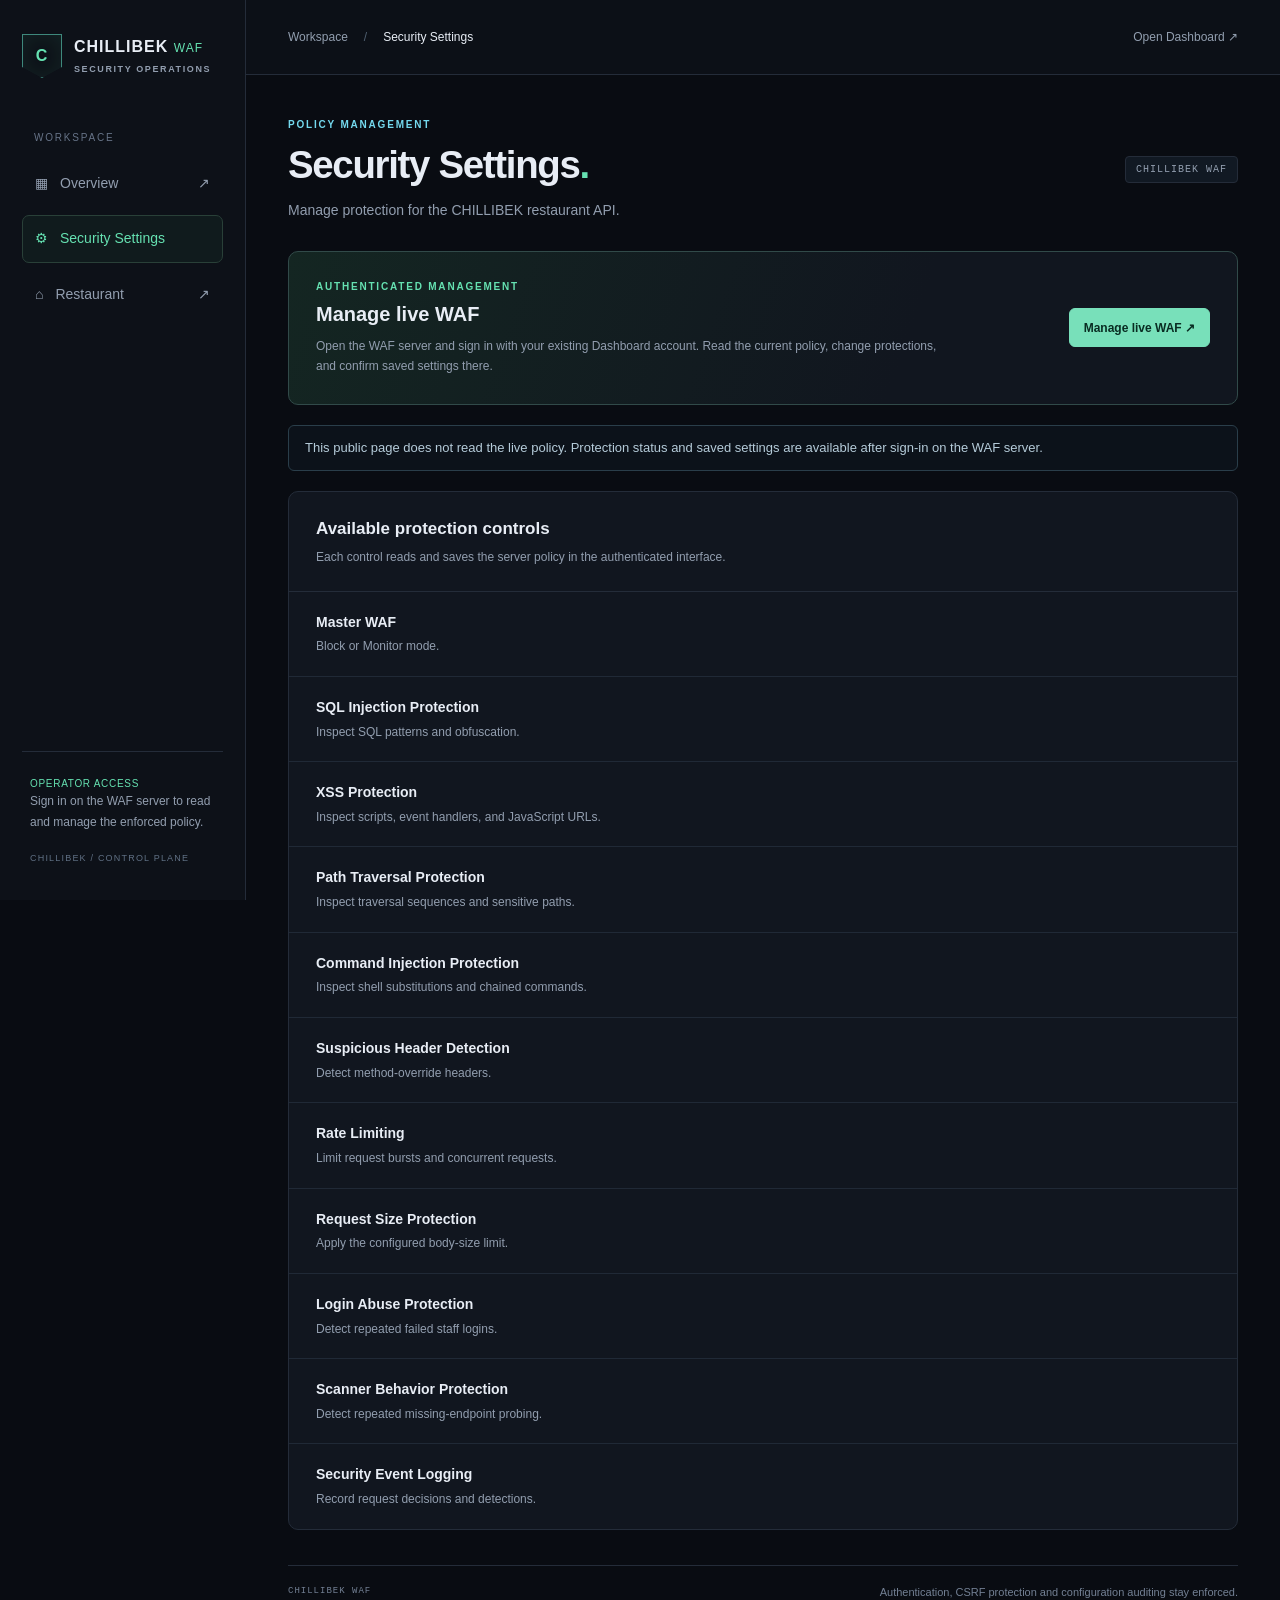
<file: settings/index.html>
<!doctype html>
<html lang="en">
<head>
  <meta charset="utf-8">
  <meta name="viewport" content="width=device-width, initial-scale=1">
  <meta name="robots" content="noindex,nofollow">
  <title>CHILLIBEK WAF — Security Settings</title>
  <link rel="stylesheet" href="./settings.css">
</head>
<body>
  <aside class="sidebar">
    <a class="brand" href="https://kali.pythonanywhere.com/dashboard"><span class="brand-icon" aria-hidden="true">C</span><span>CHILLIBEK <b>WAF</b><small>SECURITY OPERATIONS</small></span></a>
    <div class="nav-label">WORKSPACE</div>
    <nav aria-label="Security navigation">
      <a href="https://kali.pythonanywhere.com/dashboard"><span aria-hidden="true">▦</span> Overview <span class="arrow">↗</span></a>
      <a href="./" aria-current="page"><span aria-hidden="true">⚙</span> Security Settings</a>
      <a href="https://chillibek.online/"><span aria-hidden="true">⌂</span> Restaurant <span class="arrow">↗</span></a>
    </nav>
    <div class="sidebar-note">OPERATOR ACCESS<p>Sign in on the WAF server to read and manage the enforced policy.</p></div>
    <div class="sidebar-footer">CHILLIBEK / CONTROL PLANE</div>
  </aside>
  <div class="workspace">
    <header class="topbar"><div><span class="muted">Workspace</span><span class="slash">/</span>Security Settings</div><a href="https://kali.pythonanywhere.com/dashboard">Open Dashboard ↗</a></header>
    <main>
      <div class="page-heading"><div><div class="eyebrow">POLICY MANAGEMENT</div><h1>Security Settings<span>.</span></h1><p>Manage protection for the CHILLIBEK restaurant API.</p></div><span class="environment">CHILLIBEK WAF</span></div>
      <section class="panel master-panel" aria-labelledby="manage-title">
        <div class="master-copy"><div class="eyebrow">AUTHENTICATED MANAGEMENT</div><h2 id="manage-title">Manage live WAF</h2><p>Open the WAF server and sign in with your existing Dashboard account. Read the current policy, change protections, and confirm saved settings there.</p></div>
        <a id="manageLive" class="button primary" href="https://kali.pythonanywhere.com/settings">Manage live WAF ↗</a>
      </section>
      <div class="notice">This public page does not read the live policy. Protection status and saved settings are available after sign-in on the WAF server.</div>
      <section class="panel modules" aria-labelledby="modules-title">
        <div class="panel-heading"><div><h2 id="modules-title">Available protection controls</h2><p>Each control reads and saves the server policy in the authenticated interface.</p></div></div>
        <div class="rule"><div class="rule-copy"><h3>Master WAF</h3><p>Block or Monitor mode.</p></div></div>
        <div class="rule"><div class="rule-copy"><h3>SQL Injection Protection</h3><p>Inspect SQL patterns and obfuscation.</p></div></div>
        <div class="rule"><div class="rule-copy"><h3>XSS Protection</h3><p>Inspect scripts, event handlers, and JavaScript URLs.</p></div></div>
        <div class="rule"><div class="rule-copy"><h3>Path Traversal Protection</h3><p>Inspect traversal sequences and sensitive paths.</p></div></div>
        <div class="rule"><div class="rule-copy"><h3>Command Injection Protection</h3><p>Inspect shell substitutions and chained commands.</p></div></div>
        <div class="rule"><div class="rule-copy"><h3>Suspicious Header Detection</h3><p>Detect method-override headers.</p></div></div>
        <div class="rule"><div class="rule-copy"><h3>Rate Limiting</h3><p>Limit request bursts and concurrent requests.</p></div></div>
        <div class="rule"><div class="rule-copy"><h3>Request Size Protection</h3><p>Apply the configured body-size limit.</p></div></div>
        <div class="rule"><div class="rule-copy"><h3>Login Abuse Protection</h3><p>Detect repeated failed staff logins.</p></div></div>
        <div class="rule"><div class="rule-copy"><h3>Scanner Behavior Protection</h3><p>Detect repeated missing-endpoint probing.</p></div></div>
        <div class="rule"><div class="rule-copy"><h3>Security Event Logging</h3><p>Record request decisions and detections.</p></div></div>
      </section>
      <footer>CHILLIBEK WAF <span>Authentication, CSRF protection and configuration auditing stay enforced.</span></footer>
    </main>
  </div>
</body>
</html>
</file>
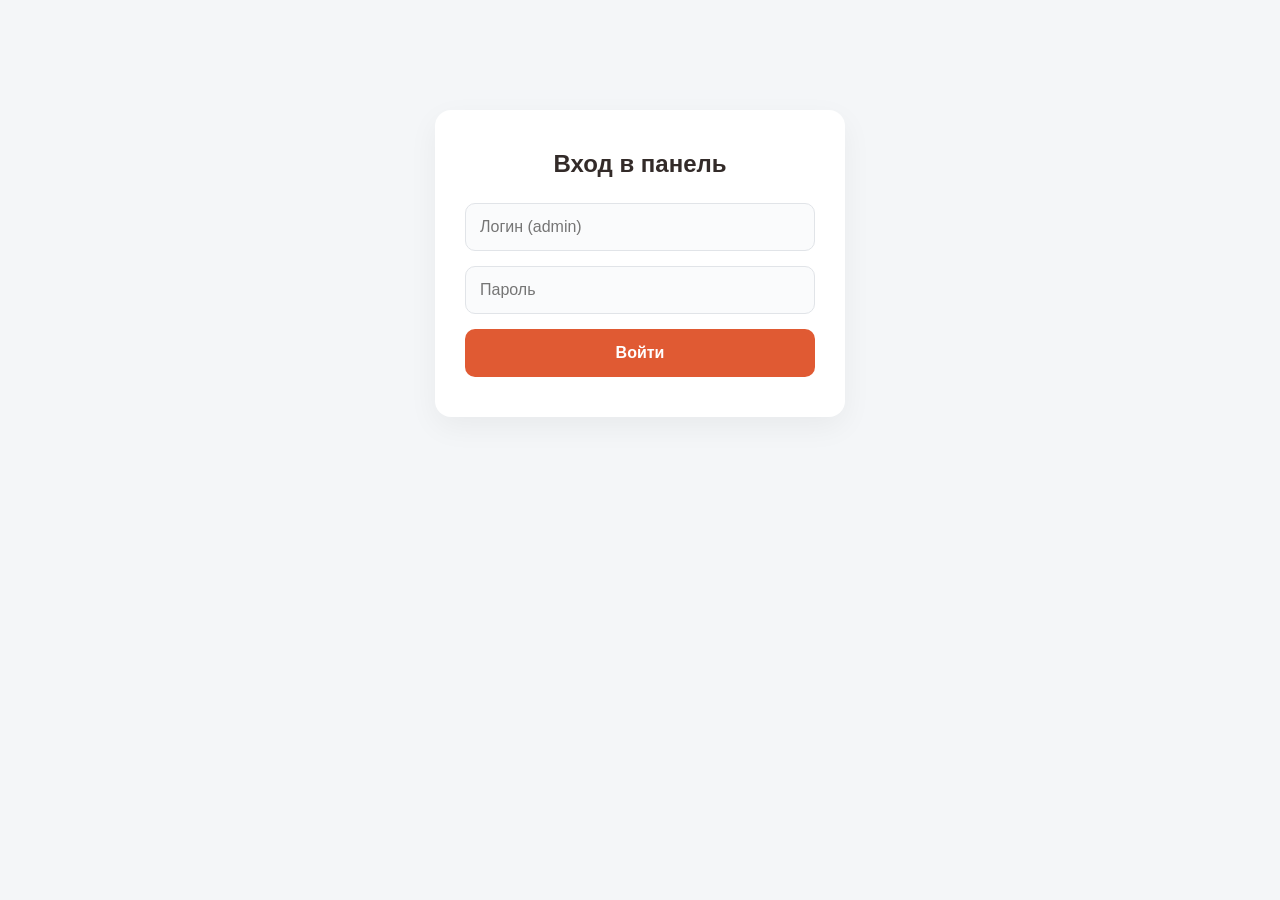
<file: admin.html>
<!DOCTYPE html>
<html data-api-base="https://kali.pythonanywhere.com/api" lang="ru">
<head>
    <meta charset="UTF-8">
    <meta name="viewport" content="width=device-width, initial-scale=1.0">
    <title>Gourmet Lounge - Панель управления</title>
    <link rel="stylesheet" href="./restaurant-admin.css">
</head>
<body>

    <div class="login-container" id="loginScreen">
        <h2>Вход в панель</h2>
        <input type="text" id="username" placeholder="Логин (admin)">
        <input type="password" id="password" placeholder="Пароль">
        <button data-action-click="a1">Войти</button>
        <div class="error-msg" id="loginError">Неверный логин или пароль</div>
    </div>

    <div class="admin-container" id="adminPanel">
        <div class="admin-header">
            <h2>Управление меню</h2>
            <div class="header-controls">
                <div class="search-box">
                    <input type="text" id="searchInput" placeholder="Поиск блюда..." data-action-input="a2">
                    <div class="search-results" id="searchResults"></div>
                </div>
                <button class="logout-btn" data-action-click="a3">Выйти</button>
            </div>
        </div>

        <div class="add-item-box">
            <h3 data-static-style="s1">Добавить новое блюдо</h3>
            <div class="error-msg" id="addError" data-static-style="s2"></div>
            <select id="newCat">
                <option value="breakfasts">🍳 Завтраки</option>
                <option value="salads">🥗 Салаты</option>
                <option value="soups">🍲 Супы</option>
                <option value="main">🥩 Горячие блюда</option>
                <option value="pizza">🍕 Пиццы</option>
                <option value="snacks">🍟 Закуски</option>
                <option value="drinks">🍹 Напитки</option>
            </select>
            <input type="text" id="newName" placeholder="Название (например: Стейк Рибай)">
            <input type="text" id="newDesc" placeholder="Состав (описание блюда)">
            <div class="flex-row">
                <input type="text" id="newWeight" placeholder="Граммовка (например: 300г)">
                <input type="number" id="newPrice" placeholder="Цена (₸)">
            </div>
            <input type="text" id="newImg" placeholder="Ссылка на фотографию (https://...)">
            <button data-action-click="a4">Добавить в меню</button>
        </div>

        <div id="menuCategoriesContainer"></div>
    </div>

    <div class="modal-overlay" id="editModal" data-action-click="a5">
        <div class="modal-content">
            <h3>Редактировать блюдо</h3>
            <input type="hidden" id="editId">
            <select id="editCat">
                <option value="breakfasts">🍳 Завтраки</option>
                <option value="salads">🥗 Салаты</option>
                <option value="soups">🍲 Супы</option>
                <option value="main">🥩 Горячие блюда</option>
                <option value="pizza">🍕 Пиццы</option>
                <option value="snacks">🍟 Закуски</option>
                <option value="drinks">🍹 Напитки</option>
            </select>
            <input type="text" id="editName" placeholder="Название">
            <input type="text" id="editDesc" placeholder="Состав">
            <div class="flex-row">
                <input type="text" id="editWeight" placeholder="Граммовка">
                <input type="number" id="editPrice" placeholder="Цена (₸)">
            </div>
            <input type="text" id="editImg" placeholder="Ссылка на фото">
            
            <div class="modal-actions">
                <button class="cancel-btn" data-action-click="a6">Отмена</button>
                <button data-action-click="a7">Сохранить</button>
            </div>
        </div>
    </div>

    <script src="./restaurant-dom.js"></script>
    <script src="./restaurant-admin.js"></script>
</body>
</html>
</file>
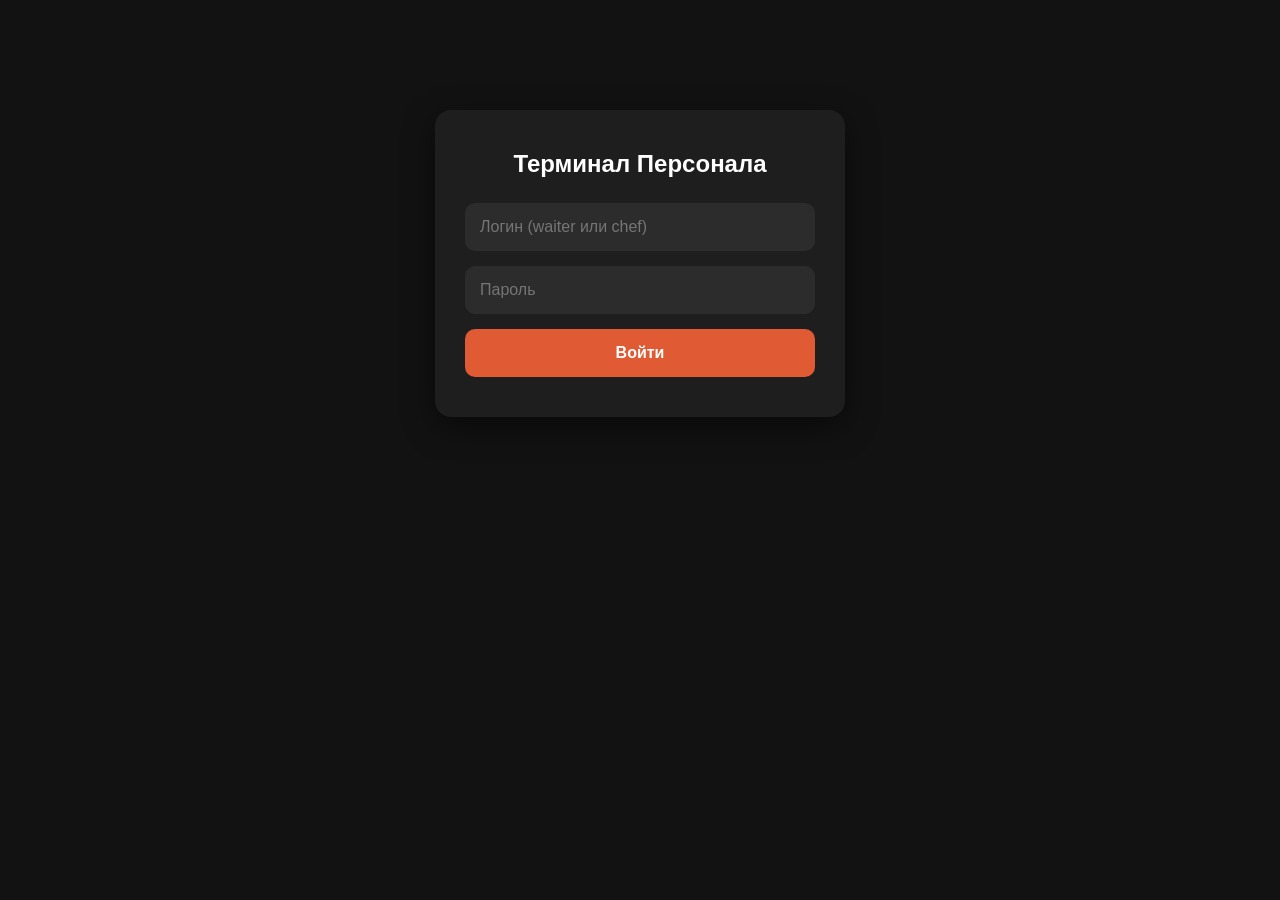
<file: kitchen.html>
<!DOCTYPE html>
<html data-api-base="https://kali.pythonanywhere.com/api" lang="ru">
<head>
    <meta charset="UTF-8">
    <meta name="viewport" content="width=device-width, initial-scale=1.0">
    <title>Gourmet Lounge - Терминал Персонала</title>
    <link rel="stylesheet" href="./restaurant-kitchen.css">
</head>
<body>

    <div class="login-container" id="loginScreen">
        <h2>Терминал Персонала</h2>
        <input type="text" id="username" placeholder="Логин (waiter или chef)">
        <input type="password" id="password" placeholder="Пароль">
        <button data-action-click="a1">Войти</button>
        <div class="error-msg" id="loginError">Неверный логин или пароль</div>
    </div>

    <div class="kitchen-container" id="kitchenPanel">
        <div class="header">
            <h1><span class="pulse"></span>Рабочая смена</h1>
            <div class="user-info">
                <span class="role-badge" id="roleBadge">Роль</span>
                <button class="action-btn-sm archive-btn" data-action-click="a2">📁 Архив</button>
                <button class="action-btn-sm" data-action-click="a3">Выйти</button>
            </div>
        </div>
        
        <div class="kanban-board">
            <div class="kanban-col col-pending">
                <h2>Ожидают подтверждения</h2>
                <div id="list-pending"></div>
            </div>
            <div class="kanban-col col-cooking">
                <h2>На кухне</h2>
                <div id="list-cooking"></div>
            </div>
            <div class="kanban-col col-ready">
                <h2>Готово (Выдача)</h2>
                <div id="list-ready"></div>
            </div>
        </div>
    </div>

    <div class="modal-overlay" id="archiveModal">
        <div class="modal-content">
            <div class="modal-header">
                <h2>Архив заказов</h2>
                <button class="close-btn" data-action-click="a4">✕</button>
            </div>
            <div class="archive-stats">
                Всего обслужено за сегодня: <span id="archiveCount">0</span>
            </div>
            <div class="archive-list" id="archiveList"></div>
        </div>
    </div>

    <script src="./restaurant-dom.js"></script>
    <script src="./restaurant-kitchen.js"></script>
</body>
</html>
</file>
<file: settings/settings.css>
:root{color-scheme:dark;--bg:#090c12;--panel:#11161f;--line:#242c39;--muted:#929eaf;--text:#e8edf5;--green:#65e1b1;--cyan:#74d9ee;--amber:#f2c879;--red:#fa8e98}
*{box-sizing:border-box}body{margin:0;background:var(--bg);color:var(--text);font:14px/1.55 "Segoe UI",Arial,sans-serif}a{color:inherit;text-decoration:none}button{font:inherit;cursor:pointer}button:disabled{cursor:not-allowed;opacity:.45}button:focus-visible,a:focus-visible{outline:2px solid var(--cyan);outline-offset:5px}[hidden]{display:none!important}
.sidebar{width:246px;position:fixed;inset:0 auto 0 0;padding:34px 22px;background:#0d1118;border-right:1px solid var(--line);display:flex;flex-direction:column}.brand{display:flex;gap:12px;align-items:center;font-size:16px;font-weight:750;letter-spacing:1px}.brand b{font-size:12px;color:var(--green);font-weight:500}.brand small{display:block;font-size:9px;color:var(--muted);letter-spacing:1.6px;margin-top:4px}.brand-icon{border:1px solid #3e887c;box-shadow:inset 0 0 22px #3b9f7825;width:40px;height:44px;display:grid;place-items:center;color:var(--green);clip-path:polygon(0 0,100% 0,100% 75%,50% 100%,0 75%)}.nav-label{font-size:10px;letter-spacing:1.8px;color:#677488;margin:52px 12px 14px}nav{display:grid;gap:8px}nav a{display:flex;gap:12px;align-items:center;padding:12px;color:var(--muted);border:1px solid transparent;border-radius:7px}nav a:hover{color:var(--text)}nav a[aria-current]{color:var(--green);border-color:#294038;background:#193b2c40}.arrow{margin-left:auto}.sidebar-note{margin-top:auto;border-top:1px solid var(--line);padding:24px 8px 0;font-size:10px;letter-spacing:.7px;color:var(--green)}.sidebar-note p{font-size:12px;line-height:1.7;color:var(--muted);letter-spacing:0}.sidebar-footer{font-size:9px;color:#607084;letter-spacing:1.2px;padding:20px 8px 0}.tiny-dot{display:inline-block;width:6px;height:6px;background:var(--green);border-radius:50%;margin-right:7px}.workspace{margin-left:246px}.topbar{height:75px;border-bottom:1px solid var(--line);display:flex;align-items:center;justify-content:space-between;padding:0 42px;font-size:12px;background:#0c1017}.muted,.topbar a{color:var(--muted)}.slash{color:#506071;margin:0 16px}.topbar a:hover{color:var(--cyan)}main{max-width:1400px;margin:auto;padding:42px}.page-heading{display:flex;justify-content:space-between;align-items:center;margin-bottom:30px}.eyebrow{font-size:10px;font-weight:650;letter-spacing:1.8px;color:var(--cyan)}h1{font-size:clamp(29px,3vw,40px);line-height:1.2;letter-spacing:-1.3px;margin:9px 0 12px;font-weight:650}h1 span{color:var(--green)}p{margin:0;color:var(--muted)}.environment,.tag{font:10px Consolas,monospace;letter-spacing:1px;border:1px solid var(--line);padding:7px 10px;border-radius:4px;color:var(--muted)}.environment{background:#111923}.status-grid{display:grid;grid-template-columns:1fr 1.3fr 1fr;gap:15px;margin-bottom:20px}.status-card{border:1px solid var(--line);border-radius:9px;background:linear-gradient(120deg,#151c27,#11161f);padding:21px 23px}.card-label{font-size:9px;letter-spacing:1.6px;color:var(--muted);margin-bottom:14px}.status-value{font-size:21px;font-weight:600;color:var(--green);margin-bottom:5px}.status-value.date{font-size:17px;line-height:33px;color:var(--text)}.status-card p{font-size:11px}.unknown{color:var(--muted)!important}.monitor{color:var(--amber)!important}.notice{font-size:13px;border:1px solid #2a3e4a;border-radius:6px;background:#182a3738;color:#b5cbd9;padding:12px 16px;margin-bottom:20px;overflow-wrap:anywhere}.notice.error{border-color:#664047;background:#38202755;color:var(--red)}.notice.success{border-color:#2f5142;background:#18362b55;color:var(--green)}.auth{display:flex;gap:20px;align-items:center;margin:20px 0}.panel{border:1px solid var(--line);background:var(--panel);border-radius:10px;margin-bottom:20px;overflow:hidden}.master-panel{display:flex;align-items:center;gap:20px;padding:27px;border-color:#314a49;background:linear-gradient(110deg,#142622,#11161f 65%)}.section-icon{display:grid;place-items:center;min-width:52px;height:56px;font-size:33px;color:var(--green);border:1px solid #355345;border-radius:10px;background:#1b382b65}.master-copy{flex:1}.master-copy .eyebrow{color:var(--green)}h2{font-size:17px;margin:0 0 6px;font-weight:600}.master-copy h2{font-size:20px;margin-top:4px}.master-copy p{max-width:640px;font-size:12px;line-height:1.7}.control{display:grid;grid-template-columns:58px 46px;gap:3px 15px;align-items:center;justify-content:end;min-width:138px}.control small{grid-column:1/-1;font-size:10px;color:var(--muted);text-align:right}.state{font:11px Consolas,monospace;color:var(--green);text-align:right;white-space:nowrap}.state.off{color:#a4aec0}.switch{width:46px;height:26px;border:1px solid #445064;border-radius:20px;padding:3px;background:#272f3d;transition:background .2s}.switch span{display:block;width:18px;height:18px;border-radius:50%;background:#b6c0d1;transition:transform .2s}.switch[aria-checked=true]{background:#2fbc8b;border-color:#4ed7a7}.switch[aria-checked=true] span{transform:translateX(19px);background:#092c21}.panel-heading{display:flex;justify-content:space-between;align-items:center;gap:16px;padding:24px 27px;border-bottom:1px solid var(--line)}.panel-heading p{font-size:12px}.tag{font-size:9px;padding:5px 7px;color:var(--cyan);border-color:#2d4854;background:#15334444;white-space:nowrap}.rule{display:flex;align-items:center;gap:17px;padding:20px 27px;border-bottom:1px solid #202936}.rule:last-child{border-bottom:0}.rule-number{font:11px Consolas,monospace;color:#73869b;width:28px}.rule-copy{flex:1}.rule-copy h3{font-size:14px;font-weight:550;margin:0 0 4px}.rule-copy p{font-size:12px}.rule .control{grid-template-columns:40px 46px;min-width:100px}.logging{display:flex;align-items:center;justify-content:space-between;gap:25px;padding:25px 27px}.logging .eyebrow{margin-bottom:7px;color:#b5a6e8}.logging p{font-size:12px;max-width:650px}.logging .control{grid-template-columns:40px 46px;min-width:100px}.actions{display:flex;align-items:center;justify-content:space-between;gap:15px;margin-top:26px}.actions>div:first-child{font-size:11px;color:var(--muted)}.action-buttons{display:flex;gap:9px;flex-wrap:wrap}.button{display:inline-flex;align-items:center;justify-content:center;min-height:39px;padding:9px 14px;border:1px solid #354154;border-radius:6px;background:#151c27;color:var(--text);font-size:12px;font-weight:600}.button:hover:not(:disabled){background:#222f40}.button.primary{background:#78e0ba;border-color:#78e0ba;color:#092c22}.button.primary:hover:not(:disabled){background:#a0f3d1}.button.danger{color:#e3adb0;background:transparent;border-color:#52353b}footer{display:flex;justify-content:space-between;gap:20px;border-top:1px solid var(--line);margin-top:35px;padding-top:20px;color:#738094;font:9px Consolas,monospace;letter-spacing:1px}footer span{letter-spacing:0;font-family:"Segoe UI",Arial,sans-serif;font-size:11px}
@media(min-width:1600px){main{padding-top:55px}.rule{padding-top:24px;padding-bottom:24px}}@media(max-width:1150px){.sidebar{width:210px;padding:30px 14px}.workspace{margin-left:210px}main{padding:30px 24px}.topbar{padding:0 24px}.status-card{padding:18px 16px}.actions{align-items:flex-start;flex-direction:column}.page-heading .environment{display:none}.master-panel{padding:22px}.section-icon{display:none}}@media(max-width:760px){.sidebar{position:static;width:auto;padding:16px 20px;border-right:0;border-bottom:1px solid var(--line)}.brand{font-size:14px}.brand-icon{width:34px;height:37px}.brand small,.nav-label,.sidebar-note,.sidebar-footer{display:none}nav{display:flex;margin-top:16px;gap:4px;flex-wrap:wrap}nav a{font-size:11px;padding:8px}nav .arrow{display:none}.workspace{margin-left:0}.topbar{height:54px;padding:0 20px;font-size:10px}.slash{margin:0 8px}main{padding:28px 18px}.page-heading{margin-bottom:25px}.page-heading p{font-size:12px}.status-grid{grid-template-columns:1fr}.status-card{padding:15px 18px}.card-label{margin-bottom:6px}.status-value{font-size:19px}.master-panel{flex-wrap:wrap;gap:18px}.master-copy{min-width:180px}.master-panel .control{margin-left:auto}.panel-heading{padding:20px;gap:8px}.panel-heading .tag{display:none}.rule{padding:19px 17px;gap:8px}.rule-number{display:none}.rule-copy p{font-size:11px}.rule-copy h3{font-size:13px}.rule .control,.logging .control{gap:8px;min-width:90px}.logging{padding:22px 18px;gap:12px}.logging h2{font-size:15px}.logging p{font-size:11px}footer{flex-direction:column;gap:8px}.auth{align-items:flex-start;flex-direction:column}.actions .action-buttons{width:100%}.button{flex:1}}
.policy-fields{display:grid;grid-template-columns:repeat(auto-fit,minmax(210px,1fr));gap:16px;padding:24px 27px}.policy-fields label,.block-form label{display:grid;gap:7px;color:var(--muted);font-size:11px}.policy-fields input,.block-form input,.block-form select{width:100%;min-height:38px;border:1px solid #354154;border-radius:5px;background:#0c1119;color:var(--text);padding:8px 10px;font:12px "Segoe UI",Arial,sans-serif}.policy-fields input:focus,.block-form input:focus,.block-form select:focus{outline:2px solid var(--cyan);outline-offset:1px}.block-form{display:grid;grid-template-columns:repeat(auto-fit,minmax(150px,1fr));align-items:end;gap:12px;padding:22px 27px;border-bottom:1px solid var(--line)}.block-form .button{min-height:38px}.block-list{display:grid}.block-list>p{padding:18px 27px;font-size:12px}.block-row,.history-row{display:flex;align-items:center;justify-content:space-between;gap:18px;padding:17px 27px;border-bottom:1px solid #202936}.block-info{display:grid;gap:4px;min-width:0}.block-info strong,.history-row strong{font-size:12px;color:var(--text);overflow-wrap:anywhere}.block-info span,.history-row span{font-size:11px;color:var(--muted);overflow-wrap:anywhere}.block-info small{font-size:10px;color:#77869b}.block-row .button{flex:0 0 auto}.history-heading{border-top:1px solid var(--line)}.history-row{align-items:flex-start;flex-direction:column;gap:4px}@media(max-width:760px){.policy-fields{grid-template-columns:1fr;padding:18px}.block-form{grid-template-columns:1fr;padding:18px}.block-row{align-items:flex-start;flex-direction:column;padding:17px 18px}.block-row .button{width:100%}.block-list>p,.history-row{padding-left:18px;padding-right:18px}}
</file>
<file: restaurant-admin.css>
:root { --bg: #F4F6F8; --card: #FFFFFF; --primary: #E05A33; --text: #332B29; --text-muted: #857874; --border: #E1E4E8; }
        body { font-family: '-apple-system', BlinkMacSystemFont, 'Segoe UI', Roboto, sans-serif; background-color: var(--bg); color: var(--text); margin: 0; padding: 20px; display: flex; justify-content: center; }
        .login-container { background: var(--card); padding: 40px 30px; border-radius: 16px; box-shadow: 0 10px 30px rgba(0,0,0,0.05); width: 100%; max-width: 350px; text-align: center; margin-top: 10vh; }
        .login-container h2 { margin-top: 0; margin-bottom: 25px; }
        input, select { width: 100%; padding: 14px; margin-bottom: 15px; border: 1px solid var(--border); border-radius: 10px; box-sizing: border-box; font-size: 1rem; background: #FAFBFC; transition: 0.2s; }
        input:focus, select:focus { outline: none; border-color: var(--primary); background: #FFF; }
        button { width: 100%; background: var(--primary); color: white; border: none; padding: 15px; border-radius: 10px; font-size: 1rem; font-weight: bold; cursor: pointer; transition: 0.2s; }
        button:active { transform: scale(0.98); }
        .error-msg { color: #dc3545; font-size: 0.9rem; margin-top: 10px; display: none; }
        .admin-container { width: 100%; max-width: 900px; display: none; padding-bottom: 50px; }
        .admin-header { display: flex; justify-content: space-between; align-items: center; margin-bottom: 30px; flex-wrap: wrap; gap: 15px; }
        .admin-header h2 { margin: 0; }
        .header-controls { display: flex; gap: 15px; align-items: center; position: relative; }
        .logout-btn { background: #E1E4E8; color: var(--text); width: auto; padding: 10px 20px; }
        .search-box { position: relative; }
        .search-box input { margin-bottom: 0; padding: 10px 15px; width: 250px; border-radius: 20px; }
        .search-results { position: absolute; top: 110%; left: 0; width: 100%; background: var(--card); border-radius: 10px; box-shadow: 0 5px 20px rgba(0,0,0,0.1); max-height: 300px; overflow-y: auto; z-index: 100; display: none; border: 1px solid var(--border); }
        .search-result-item { padding: 12px 15px; border-bottom: 1px solid var(--border); cursor: pointer; display: flex; justify-content: space-between; align-items: center; }
        .search-result-item:hover { background: #f8f9fa; }
        .add-item-box { background: var(--card); padding: 25px; border-radius: 16px; box-shadow: 0 4px 15px rgba(0,0,0,0.03); margin-bottom: 30px; }
        .flex-row { display: flex; gap: 15px; }
        .category-header { font-size: 1.2rem; font-weight: 800; margin: 30px 0 15px 0; color: var(--text); padding-bottom: 5px; border-bottom: 2px solid var(--primary); display: inline-block; }
        .menu-list { background: var(--card); border-radius: 16px; box-shadow: 0 4px 15px rgba(0,0,0,0.03); overflow: hidden; margin-bottom: 20px; }
        .menu-row { display: flex; justify-content: space-between; align-items: center; padding: 15px 20px; border-bottom: 1px solid var(--border); }
        .menu-row:last-child { border-bottom: none; }
        .item-details { flex-grow: 1; }
        .item-details h4 { margin: 0 0 5px 0; }
        .item-details p { margin: 0; color: var(--text-muted); font-size: 0.85rem; }
        .row-controls { display: flex; gap: 10px; }
        .edit-btn { background: #E1E4E8; color: var(--text); width: auto; padding: 8px 15px; font-size: 0.9rem; border-radius: 8px; }
        .delete-btn { background: #ffe3e3; color: #dc3545; width: auto; padding: 8px 15px; font-size: 0.9rem; border-radius: 8px; }
        .modal-overlay { position: fixed; top: 0; left: 0; width: 100%; height: 100%; background: rgba(0,0,0,0.5); display: none; justify-content: center; align-items: center; z-index: 1000; }
        .modal-content { background: var(--card); padding: 30px; border-radius: 16px; width: 100%; max-width: 400px; box-shadow: 0 10px 30px rgba(0,0,0,0.2); }
        .modal-content h3 { margin-top: 0; }
        .modal-actions { display: flex; gap: 15px; margin-top: 20px; }
        .cancel-btn { background: #E1E4E8; color: var(--text); }
[data-static-style="s1"] { margin-top: 0; }
[data-static-style="s2"] { margin-bottom: 15px; }
</file>
<file: restaurant-kitchen.css>
:root { --bg: #121212; --card: #1E1E1E; --primary: #E05A33; --text: #FFFFFF; --text-muted: #A0A0A0; --border: #2C2C2C; --status-pending: #F39C12; --status-cooking: #3498DB; --status-ready: #2ECC71; }
        body { font-family: '-apple-system', BlinkMacSystemFont, 'Segoe UI', Roboto, sans-serif; background-color: var(--bg); color: var(--text); margin: 0; padding: 20px; }

        .login-container { background: var(--card); padding: 40px 30px; border-radius: 16px; box-shadow: 0 10px 30px rgba(0,0,0,0.5); width: 100%; max-width: 350px; text-align: center; margin: 10vh auto; }
        .login-container h2 { margin-top: 0; margin-bottom: 25px; }
        input { width: 100%; padding: 14px; margin-bottom: 15px; border: 1px solid var(--border); border-radius: 10px; box-sizing: border-box; font-size: 1rem; background: #2C2C2C; color: white; }
        input:focus { outline: none; border-color: var(--primary); }
        button { width: 100%; background: var(--primary); color: white; border: none; padding: 15px; border-radius: 10px; font-size: 1rem; font-weight: bold; cursor: pointer; transition: 0.2s; }
        button:active { transform: scale(0.98); }
        .error-msg { color: #E74C3C; font-size: 0.9rem; margin-top: 10px; display: none; }

        .kitchen-container { display: none; max-width: 1400px; margin: 0 auto; }
        .header { display: flex; justify-content: space-between; align-items: center; margin-bottom: 20px; padding-bottom: 20px; border-bottom: 1px solid var(--border); flex-wrap: wrap; gap: 15px;}
        .header h1 { margin: 0; font-size: 1.5rem; display: flex; align-items: center; }
        .header .pulse { display: inline-block; width: 10px; height: 10px; background-color: #2ECC71; border-radius: 50%; margin-right: 10px; animation: blink 2s infinite; }
        @keyframes blink { 0% { opacity: 1; } 50% { opacity: 0.4; } 100% { opacity: 1; } }

        .user-info { display: flex; align-items: center; gap: 10px; flex-wrap: wrap;}
        .role-badge { background: #2C2C2C; padding: 6px 12px; border-radius: 20px; font-size: 0.9rem; font-weight: bold; border: 1px solid #444; }
        .action-btn-sm { background: #2C2C2C; width: auto; padding: 8px 15px; }
        .archive-btn { background: var(--primary); }

        .kanban-board { display: grid; grid-template-columns: repeat(3, 1fr); gap: 20px; align-items: start; }
        @media (max-width: 900px) { .kanban-board { grid-template-columns: 1fr; } }

        .kanban-col { background: #181818; border-radius: 16px; padding: 15px; border: 1px solid var(--border); min-height: 500px; }
        .kanban-col h2 { margin-top: 0; font-size: 1.2rem; text-align: center; padding-bottom: 15px; border-bottom: 2px solid var(--border); }
        .kanban-col.col-pending h2 { border-bottom-color: var(--status-pending); }
        .kanban-col.col-cooking h2 { border-bottom-color: var(--status-cooking); }
        .kanban-col.col-ready h2 { border-bottom-color: var(--status-ready); }

        .order-card { background: var(--card); border-radius: 12px; padding: 15px; margin-bottom: 15px; box-shadow: 0 4px 10px rgba(0,0,0,0.2); display: flex; flex-direction: column; position: relative;}
        .order-header { display: flex; justify-content: space-between; align-items: center; margin-bottom: 12px; }
        .table-badge { background: #2C2C2C; padding: 4px 10px; border-radius: 6px; font-weight: bold; font-size: 1.1rem; }
        .order-time { color: var(--text-muted); font-size: 0.85rem; }

        .timers-box { display: flex; gap: 8px; margin-bottom: 15px; flex-wrap: wrap;}
        .timer-badge { display: flex; align-items: center; gap: 5px; padding: 4px 8px; border-radius: 6px; font-size: 0.85rem; font-weight: bold; }
        .timer-active { background: rgba(231, 76, 60, 0.15); color: #E74C3C; border: 1px solid #E74C3C; }
        .timer-gray { background: #2C2C2C; color: var(--text-muted); border: 1px solid #444; }

        .order-items { flex-grow: 1; margin-bottom: 15px; }
        .item-row { display: flex; justify-content: space-between; margin-bottom: 6px; font-size: 1rem; padding-bottom: 6px; border-bottom: 1px dashed #2C2C2C; }
        .item-row:last-child { border-bottom: none; margin-bottom: 0; padding-bottom: 0; }
        .item-qty { font-weight: bold; color: var(--primary); margin-right: 8px; }

        .btn-group { display: flex; gap: 10px; margin-top: 10px; }
        .action-btn { width: 100%; padding: 12px; border-radius: 8px; font-weight: bold; margin-top: 0; }
        .btn-confirm { background: var(--status-pending); color: #000; flex: 1; }
        .btn-reject { background: transparent; color: #E74C3C; border: 1px solid #E74C3C; flex: 1; }
        .btn-cooking { background: var(--status-cooking); color: #FFF; margin-top: 10px; }
        .btn-ready { background: var(--status-ready); color: #000; margin-top: 10px; }

        .empty-state { text-align: center; color: var(--text-muted); padding: 30px 10px; font-size: 0.95rem; }

        /* МОДАЛКА АРХИВА */
        .modal-overlay { position: fixed; top: 0; left: 0; width: 100%; height: 100%; background: rgba(0,0,0,0.8); display: none; justify-content: center; align-items: center; z-index: 2000; }
        .modal-content { background: var(--bg); padding: 30px; border-radius: 16px; width: 100%; max-width: 800px; max-height: 85vh; display: flex; flex-direction: column; box-shadow: 0 10px 30px rgba(0,0,0,0.5); border: 1px solid var(--border);}
        .modal-header { display: flex; justify-content: space-between; align-items: center; margin-bottom: 20px; }
        .modal-header h2 { margin: 0; }
        .close-btn { background: none; border: none; color: white; font-size: 1.5rem; cursor: pointer; padding: 0; width: auto;}

        .archive-stats { background: var(--card); padding: 15px; border-radius: 12px; margin-bottom: 20px; text-align: center; border: 1px solid var(--border);}
        .archive-stats span { font-size: 1.5rem; font-weight: bold; color: var(--primary); }

        .archive-list { overflow-y: auto; flex-grow: 1; padding-right: 10px;}
        .archive-item { background: var(--card); padding: 15px; border-radius: 12px; margin-bottom: 15px; border: 1px solid var(--border); display: flex; justify-content: space-between; align-items: flex-start;}
        .archive-meta { color: var(--text-muted); font-size: 0.9rem; margin-bottom: 10px;}
        .archive-meta span { color: var(--text); font-weight: bold; margin-left: 10px;}
</file>
